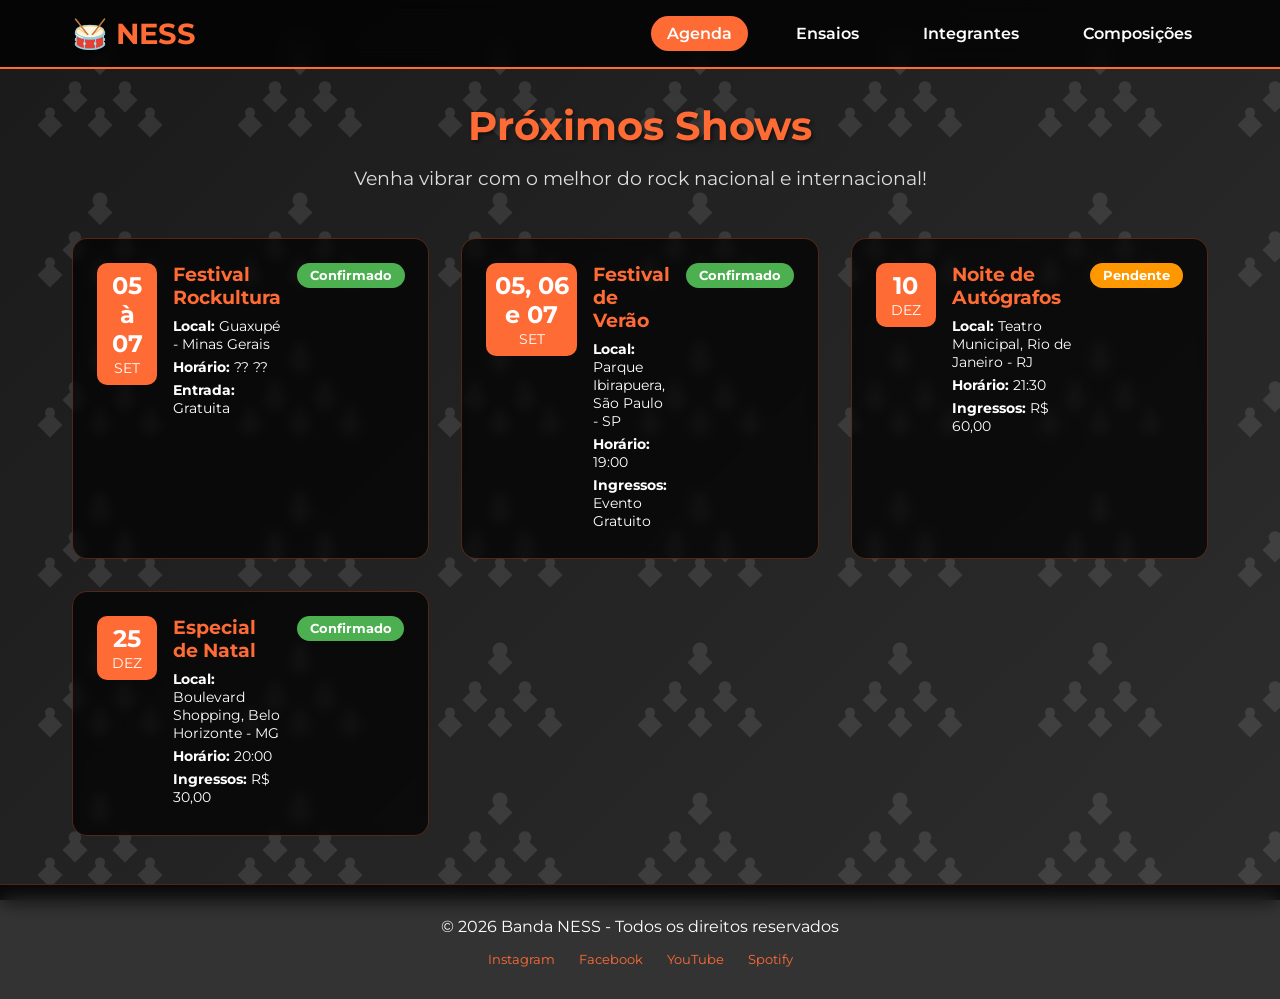
<file: index.html>
<!DOCTYPE html>
<html lang="pt-br">
<head>
    <meta charset="UTF-8">
    <meta name="viewport" content="width=device-width, initial-scale=1.0">
    <title>NESS - Agenda de Shows</title>
    <link rel="stylesheet" href="styles.css">
    <link href="https://fonts.googleapis.com/css2?family=Montserrat:wght@300;400;600;700&display=swap" rel="stylesheet">
</head>
<body>
    <div class="background-bateria"></div>
    
    <header>
        <nav>
            <div class="logo">
                <h1>🥁 NESS</h1>
            </div>
            <ul class="nav-links">
                <li><a href="index.html" class="active">Agenda</a></li>
                <li><a href="ensaios.html">Ensaios</a></li>
                <li><a href="integrantes.html">Integrantes</a></li>
				<li><a href="letras.html">Composições</a></li>
            </ul>
        </nav>
    </header>

    <main>
        <section class="hero">
            <h2>Próximos Shows</h2>
            <p>Venha vibrar com o melhor do rock nacional e internacional!</p>
        </section>

        <section class="agenda">
            <div class="evento-card">
                <div class="evento-data">
                    <span class="dia">05 à 07</span>
                    <span class="mes">SET</span>
                </div>
                <div class="evento-info">
                    <h3>Festival Rockultura</h3></h3>
                    <p><strong>Local:</strong> Guaxupé - Minas Gerais</p>
                    <p><strong>Horário:</strong> ?? ??</p>
                    <p><strong>Entrada:</strong> Gratuita</p>
                </div>
                <div class="evento-status">
                    <span class="status confirmado">Confirmado</span>
                </div>
            </div>

            <div class="evento-card">
                <div class="evento-data">
                    <span class="dia">05, 06 e 07 </span>
                    <span class="mes">SET</span>
                </div>
                <div class="evento-info">
                    <h3>Festival de Verão</h3>
                    <p><strong>Local:</strong> Parque Ibirapuera, São Paulo - SP</p>
                    <p><strong>Horário:</strong> 19:00</p>
                    <p><strong>Ingressos:</strong> Evento Gratuito</p>
                </div>
                <div class="evento-status">
                    <span class="status confirmado">Confirmado</span>
                </div>
            </div>

            <div class="evento-card">
                <div class="evento-data">
                    <span class="dia">10</span>
                    <span class="mes">DEZ</span>
                </div>
                <div class="evento-info">
                    <h3>Noite de Autógrafos</h3>
                    <p><strong>Local:</strong> Teatro Municipal, Rio de Janeiro - RJ</p>
                    <p><strong>Horário:</strong> 21:30</p>
                    <p><strong>Ingressos:</strong> R$ 60,00</p>
                </div>
                <div class="evento-status">
                    <span class="status pendente">Pendente</span>
                </div>
            </div>

            <div class="evento-card">
                <div class="evento-data">
                    <span class="dia">25</span>
                    <span class="mes">DEZ</span>
                </div>
                <div class="evento-info">
                    <h3>Especial de Natal</h3>
                    <p><strong>Local:</strong> Boulevard Shopping, Belo Horizonte - MG</p>
                    <p><strong>Horário:</strong> 20:00</p>
                    <p><strong>Ingressos:</strong> R$ 30,00</p>
                </div>
                <div class="evento-status">
                    <span class="status confirmado">Confirmado</span>
                </div>
            </div>
        </section>
    </main>

    <footer>
        <p>&copy; 2026 Banda NESS - Todos os direitos reservados</p>
        <div class="social-links">
            <a href="https://www.instagram.com/nessrockband">Instagram</a>
            <a href="#">Facebook</a>
            <a href="#">YouTube</a>
            <a href="#">Spotify</a>
        </div>
    </footer>
</body>
</html>
</file>
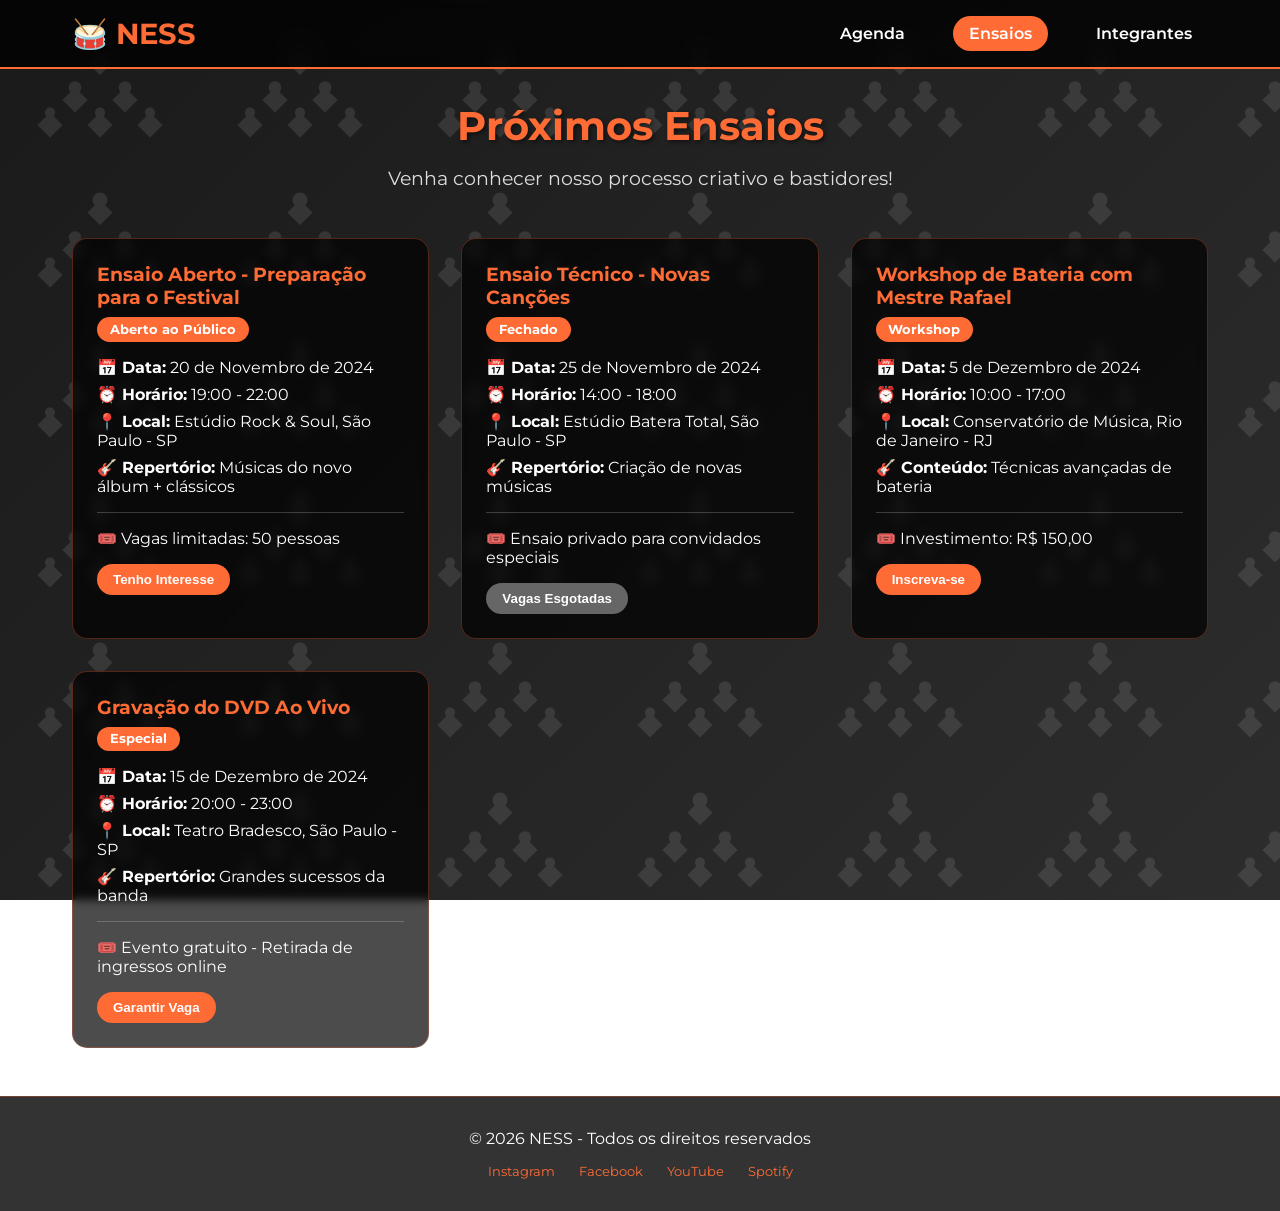
<file: ensaios.html>
<!DOCTYPE html>
<html lang="pt-br">
<head>
    <meta charset="UTF-8">
    <meta name="viewport" content="width=device-width, initial-scale=1.0">
    <title>NESS - Ensaios</title>
    <link rel="stylesheet" href="styles.css">
    <link href="https://fonts.googleapis.com/css2?family=Montserrat:wght@300;400;600;700&display=swap" rel="stylesheet">
</head>
<body>
    <div class="background-bateria"></div>
    
    <header>
        <nav>
            <div class="logo">
                <h1>🥁 NESS</h1>
            </div>
            <ul class="nav-links">
                <li><a href="index.html">Agenda</a></li>
                <li><a href="ensaios.html" class="active">Ensaios</a></li>
                <li><a href="integrantes.html">Integrantes</a></li>
            </ul>
        </nav>
    </header>

    <main>
        <section class="hero">
            <h2>Próximos Ensaios</h2>
            <p>Venha conhecer nosso processo criativo e bastidores!</p>
        </section>

        <section class="ensaios">
            <div class="ensaio-card">
                <div class="ensaio-header">
                    <h3>Ensaio Aberto - Preparação para o Festival</h3>
                    <span class="tipo-ensaio">Aberto ao Público</span>
                </div>
                <div class="ensaio-info">
                    <p><strong>📅 Data:</strong> 20 de Novembro de 2024</p>
                    <p><strong>⏰ Horário:</strong> 19:00 - 22:00</p>
                    <p><strong>📍 Local:</strong> Estúdio Rock & Soul, São Paulo - SP</p>
                    <p><strong>🎸 Repertório:</strong> Músicas do novo álbum + clássicos</p>
                </div>
                <div class="ensaio-vagas">
                    <p>🎟️ Vagas limitadas: 50 pessoas</p>
                    <button class="btn-interesse">Tenho Interesse</button>
                </div>
            </div>

            <div class="ensaio-card">
                <div class="ensaio-header">
                    <h3>Ensaio Técnico - Novas Canções</h3>
                    <span class="tipo-ensaio">Fechado</span>
                </div>
                <div class="ensaio-info">
                    <p><strong>📅 Data:</strong> 25 de Novembro de 2024</p>
                    <p><strong>⏰ Horário:</strong> 14:00 - 18:00</p>
                    <p><strong>📍 Local:</strong> Estúdio Batera Total, São Paulo - SP</p>
                    <p><strong>🎸 Repertório:</strong> Criação de novas músicas</p>
                </div>
                <div class="ensaio-vagas">
                    <p>🎟️ Ensaio privado para convidados especiais</p>
                    <button class="btn-interesse disabled" disabled>Vagas Esgotadas</button>
                </div>
            </div>

            <div class="ensaio-card">
                <div class="ensaio-header">
                    <h3>Workshop de Bateria com Mestre Rafael</h3>
                    <span class="tipo-ensaio">Workshop</span>
                </div>
                <div class="ensaio-info">
                    <p><strong>📅 Data:</strong> 5 de Dezembro de 2024</p>
                    <p><strong>⏰ Horário:</strong> 10:00 - 17:00</p>
                    <p><strong>📍 Local:</strong> Conservatório de Música, Rio de Janeiro - RJ</p>
                    <p><strong>🎸 Conteúdo:</strong> Técnicas avançadas de bateria</p>
                </div>
                <div class="ensaio-vagas">
                    <p>🎟️ Investimento: R$ 150,00</p>
                    <button class="btn-interesse">Inscreva-se</button>
                </div>
            </div>

            <div class="ensaio-card">
                <div class="ensaio-header">
                    <h3>Gravação do DVD Ao Vivo</h3>
                    <span class="tipo-ensaio">Especial</span>
                </div>
                <div class="ensaio-info">
                    <p><strong>📅 Data:</strong> 15 de Dezembro de 2024</p>
                    <p><strong>⏰ Horário:</strong> 20:00 - 23:00</p>
                    <p><strong>📍 Local:</strong> Teatro Bradesco, São Paulo - SP</p>
                    <p><strong>🎸 Repertório:</strong> Grandes sucessos da banda</p>
                </div>
                <div class="ensaio-vagas">
                    <p>🎟️ Evento gratuito - Retirada de ingressos online</p>
                    <button class="btn-interesse">Garantir Vaga</button>
                </div>
            </div>
        </section>
    </main>

    <footer>
        <p>&copy; 2026 NESS - Todos os direitos reservados</p>
        <div class="social-links">
            <a href="#">Instagram</a>
            <a href="#">Facebook</a>
            <a href="#">YouTube</a>
            <a href="#">Spotify</a>
        </div>
    </footer>
</body>
</html>
</file>
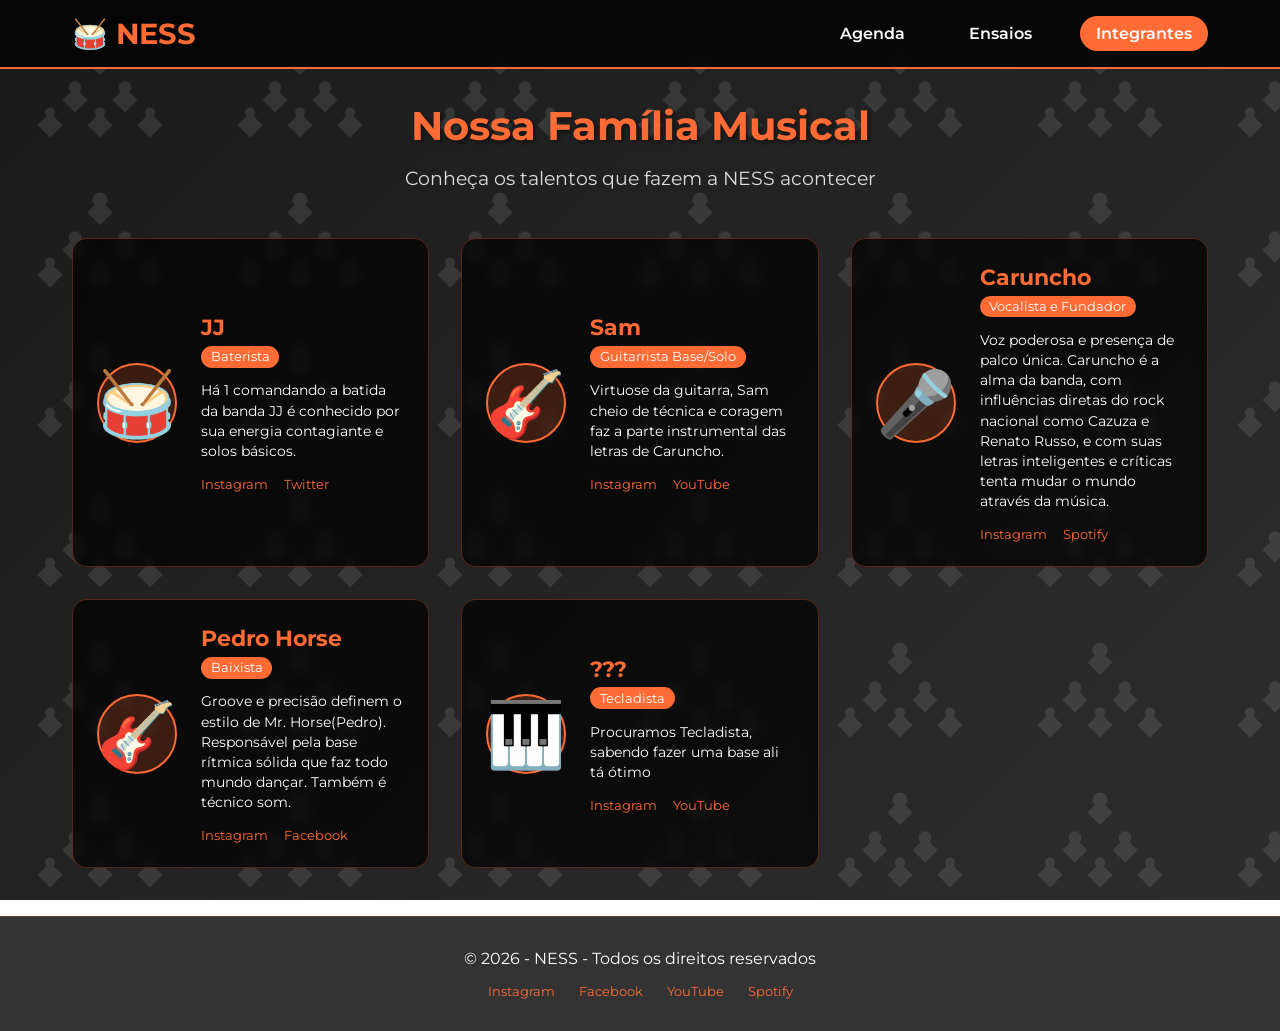
<file: integrantes.html>
<!DOCTYPE html>
<html lang="pt-br">
<head>
    <meta charset="UTF-8">
    <meta name="viewport" content="width=device-width, initial-scale=1.0">
    <title>NESS - Integrantes</title>
    <link rel="stylesheet" href="styles.css">
    <link href="https://fonts.googleapis.com/css2?family=Montserrat:wght@300;400;600;700&display=swap" rel="stylesheet">
</head>
<body>
    <div class="background-bateria"></div>
    
    <header>
        <nav>
            <div class="logo">
                <h1>🥁 NESS</h1>
            </div>
            <ul class="nav-links">
                <li><a href="index.html">Agenda</a></li>
                <li><a href="ensaios.html">Ensaios</a></li>
                <li><a href="integrantes.html" class="active">Integrantes</a></li>
            </ul>
        </nav>
    </header>

    <main>
        <section class="hero">
            <h2>Nossa Família Musical</h2>
            <p>Conheça os talentos que fazem a NESS acontecer </p>
        </section>

        <section class="integrantes">
            <div class="integrante-card">
                <div class="integrante-foto">
                    <div class="emoji-grande">🥁</div>
                </div>
                <div class="integrante-info">
                    <h3>JJ</h3>
                    <span class="instrumento">Baterista</span>
                    <p>Há 1 comandando a batida da banda JJ é conhecido por sua energia contagiante e solos básicos.</p>
                    <div class="redes-sociais">
                        <a href="#">Instagram</a>
                        <a href="#">Twitter</a>
                    </div>
                </div>
            </div>

            <div class="integrante-card">
                <div class="integrante-foto">
                    <div class="emoji-grande">🎸</div>
                </div>
                <div class="integrante-info">
                    <h3>Sam</h3>
                    <span class="instrumento">Guitarrista Base/Solo</span>
                    <p>Virtuose da guitarra, Sam cheio de técnica e coragem faz a parte instrumental das letras de Caruncho.</p>
                    <div class="redes-sociais">
                        <a href="#">Instagram</a>
                        <a href="#">YouTube</a>
                    </div>
                </div>
            </div>

            <div class="integrante-card">
			
                <div class="integrante-foto">
				
                    <div class="emoji-grande">🎤</div>
                </div>
                <div class="integrante-info">
                    <h3>Caruncho</h3>
                    <span class="instrumento">Vocalista e Fundador</span>
                    <p>Voz poderosa e presença de palco única. Caruncho é a alma da banda, com influências diretas do rock nacional como Cazuza e Renato Russo, e com suas letras inteligentes e críticas tenta mudar o mundo através da música.</p>
                    <div class="redes-sociais">
                        <a href="#">Instagram</a>
                        <a href="#">Spotify</a>
                    </div>
                </div>
            </div>

            <div class="integrante-card">
                <div class="integrante-foto">
                    <div class="emoji-grande">🎸</div>
                </div>
                <div class="integrante-info">
                    <h3>Pedro Horse</h3>
                    <span class="instrumento">Baixista</span>
                    <p>Groove e precisão definem o estilo de Mr. Horse(Pedro). Responsável pela base rítmica sólida que faz todo mundo dançar. Também é técnico som.</p>
                    <div class="redes-sociais">
                        <a href="#">Instagram</a>
                        <a href="#">Facebook</a>
                    </div>
                </div>
            </div>

            <div class="integrante-card">
                <div class="integrante-foto">
                    <div class="emoji-grande">🎹</div>
                </div>
                <div class="integrante-info">
                    <h3>???</h3>
                    <span class="instrumento">Tecladista</span>
                    <p> Procuramos Tecladista, sabendo fazer uma base ali tá ótimo</p>
                    <div class="redes-sociais">
                        <a href="#">Instagram</a>
                        <a href="#">YouTube</a>
                    </div>
                </div>
            </div>
        </section>
    </main>

    <footer>
        <p>&copy; 2026 - NESS - Todos os direitos reservados</p>
        <div class="social-links">
            <a href="#">Instagram</a>
            <a href="#">Facebook</a>
            <a href="#">YouTube</a>
            <a href="#">Spotify</a>
        </div>
    </footer>
</body>
</html>
</file>
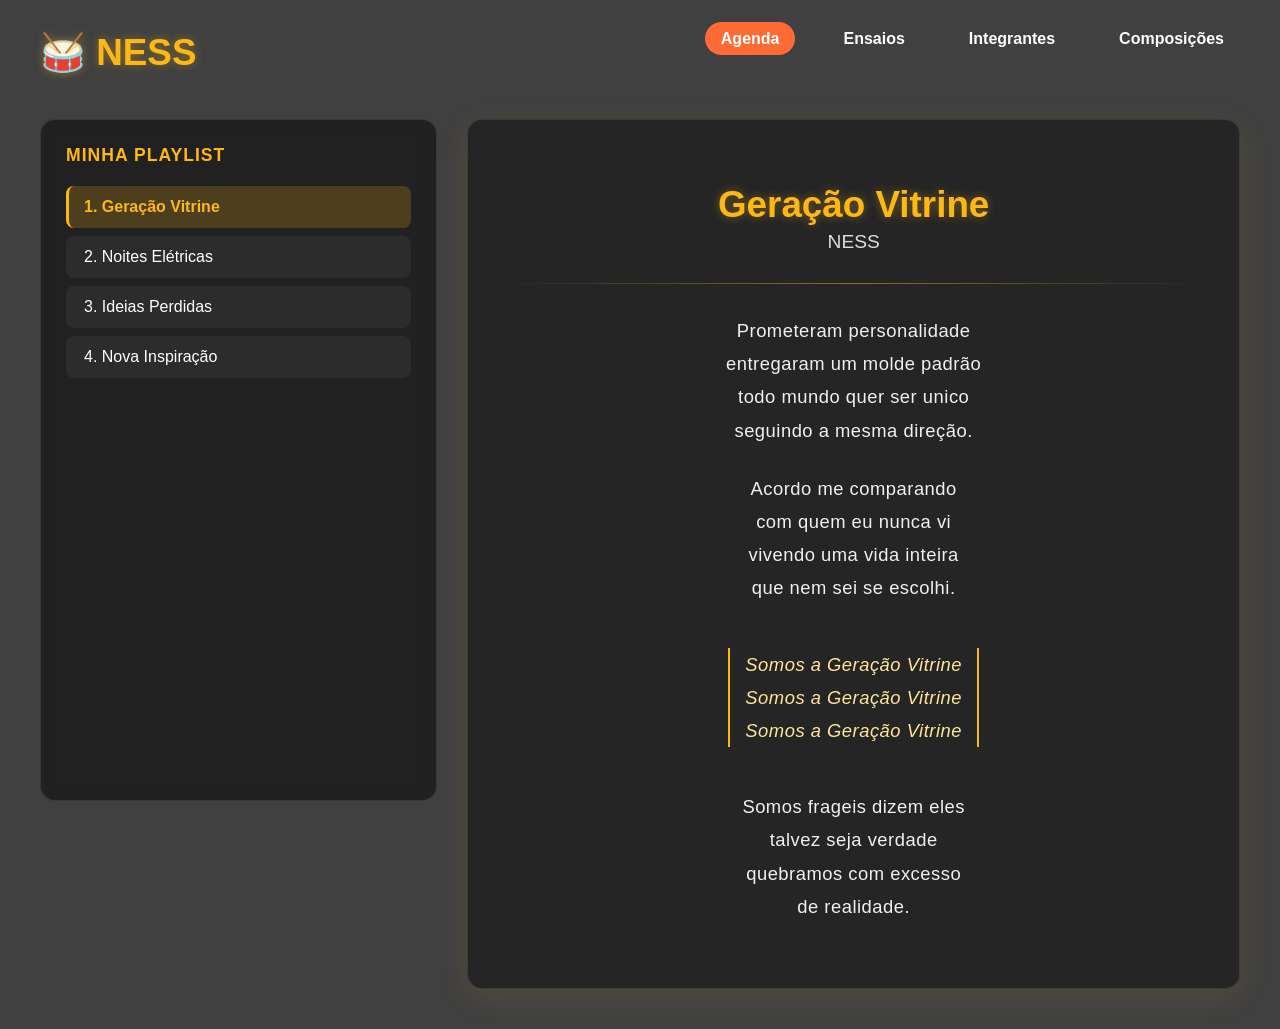
<file: letras.html>
<!DOCTYPE html>
<html lang="pt-BR">
<head>
    <meta charset="UTF-8">
    <meta name="viewport" content="width=device-width, initial-scale=1.0">
    <title>Letras de Músicas</title>
    <style>
        /* Configurações Globais e Background */
        body {
            margin: 0;
            padding: 0;
            font-family: 'Segoe UI', Tahoma, Geneva, Verdana, sans-serif;
            color: #ffffff;
            /* Imagem de fundo: Lâmpada incandescente com filtro escuro para legibilidade */
            background: linear-gradient(rgba(0, 0, 0, 0.75), rgba(0, 0, 0, 0.75)), 
                        url('https://images.unsplash.com/photo-1550684848-fac1c5b4e853?q=80&w=1920') no-repeat center center fixed;
            background-size: cover;
            min-height: 100vh;
            display: flex;
            flex-direction: column;
        }

        /* Layout Principal (Menu + Conteúdo) */
        .main-layout {
            display: flex;
            flex-direction: row;
            max-width: 1200px;
            width: 95%;
            margin: 40px auto;
            gap: 30px;
        }

        /* Menu Lateral de Músicas */
        .sidebar {
            flex: 1;
            background: rgba(20, 20, 20, 0.7);
            padding: 25px;
            border-radius: 15px;
            backdrop-filter: blur(8px);
            border: 1px solid rgba(255, 255, 255, 0.1);
            max-height: 70vh;
            overflow-y: auto;
        }

        .sidebar h3 {
            color: #fdb813;
            margin-top: 0;
            margin-bottom: 20px;
            text-transform: uppercase;
            font-size: 1.1rem;
            letter-spacing: 1px;
        }

        .music-list {
            list-style: none;
            padding: 0;
            margin: 0;
        }

        .music-item {
            padding: 12px 15px;
            margin-bottom: 8px;
            background: rgba(255, 255, 255, 0.05);
            border-radius: 8px;
            cursor: pointer;
            transition: all 0.3s ease;
            border-left: 3px solid transparent;
        }

        .music-item:hover {
            background: rgba(253, 184, 19, 0.1);
            border-left: 3px solid #fdb813;
        }

        .music-item.active {
            background: rgba(253, 184, 19, 0.2);
            border-left: 3px solid #fdb813;
            font-weight: bold;
            color: #fdb813;
        }

        /* Container da Letra (Painel Central) */
        .content-area {
            flex: 2;
            background: rgba(20, 20, 20, 0.6);
            padding: 40px;
            border-radius: 15px;
            box-shadow: 0 8px 32px 0 rgba(253, 184, 19, 0.1);
            backdrop-filter: blur(8px);
            border: 1px solid rgba(255, 255, 255, 0.1);
            text-align: center;
            min-height: 50vh;
        }

        /* Cabeçalho da Música */
        header h1 {
            font-size: 2.3rem;
            margin-bottom: 5px;
            color: #fdb813;
            text-shadow: 0 0 10px rgba(253, 184, 19, 0.4);
        }

        header h2 {
            font-size: 1.2rem;
            font-weight: 300;
            color: #ddd;
            margin-top: 0;
            margin-bottom: 30px;
        }

        hr {
            border: 0;
            height: 1px;
            background: linear-gradient(to right, transparent, rgba(253, 184, 19, 0.5), transparent);
            margin-bottom: 30px;
        }

        /* Texto da Letra */
        .letra {
            font-size: 1.15rem;
            line-height: 1.8;
            letter-spacing: 0.5px;
            color: #f0f0f0;
            animation: fadeIn 0.5s ease;
        }

        .letra p {
            margin-bottom: 25px;
        }

        /* Classe para destacar o refrão */
        .refrao {
            font-style: italic;
            color: #ffe699;
            border-left: 2px solid #fdb813;
            border-right: 2px solid #fdb813;
            padding: 0 15px;
            display: inline-block;
        }

        /* Animação de transição suave ao trocar de música */
        @keyframes fadeIn {
            from { opacity: 0; transform: translateY(10px); }
            to { opacity: 1; transform: translateY(0); }
        }

        /* Responsividade (Celular) */
        @media (max-width: 768px) {
            .main-layout {
                flex-direction: column;
                margin: 20px auto;
            }
            .sidebar {
                max-height: 200px;
            }
            .content-area {
                padding: 20px;
            }
            header h1 { font-size: 1.8rem; }
        }
		nav {
    max-width: 1200px;
    margin: 0 auto;
    display: flex;
    justify-content: space-between;
    align-items: center;
    padding: 0 2rem;
}
.nav-links {
    display: flex;
    list-style: none;
    gap: 2rem;
}

.nav-links a {
    color: white;
    text-decoration: none;
    font-weight: 600;
    padding: 0.5rem 1rem;
    border-radius: 25px;
    transition: all 0.3s ease;
}

.nav-links a:hover {
    background: #ff6b35;
    color: white;
}

.nav-links a.active {
    background: #ff6b35;
    color: white;
}
		
		
		
		
    </style>
</head>
<body>
 <header>
        <nav>
            <div class="logo">
                <h1>🥁 NESS</h1>
            </div>
            <ul class="nav-links">
                <li><a href="index.html" class="active">Agenda</a></li>
                <li><a href="ensaios.html">Ensaios</a></li>
                <li><a href="integrantes.html">Integrantes</a></li>
				<li><a href="letras.html">Composições</a></li>
            </ul>
        </nav>
    </header>
    <div class="main-layout">
        
        <aside class="sidebar">
            <h3>Minha Playlist</h3>
            <ul class="music-list">
                <li class="music-item active" onclick="trocarMusica(1)">1. Geração Vitrine</li>
                <li class="music-item" onclick="trocarMusica(2)">2. Noites Elétricas</li>
                <li class="music-item" onclick="trocarMusica(3)">3. Ideias Perdidas</li>
                <li class="music-item" onclick="trocarMusica(4)">4. Nova Inspiração</li>
            </ul>
        </aside>

        <main class="content-area" id="player-letras">
            </main>

    </div>

    <script>
        // Banco de dados das músicas
        const bancoDeMusicas = {
            1: {
                titulo: "Geração Vitrine",
                artista: "NESS",
                letra: `
                    <p>Prometeram personalidade<br>
                    entregaram um molde padrão<br>
                    todo mundo quer ser unico<br>
                    seguindo a mesma direção.</p>
					
					<p>Acordo me comparando<br>
					com quem eu nunca vi<br>
					vivendo uma vida inteira<br>
					que nem sei se escolhi.<p>
                    
                    <p class="refrao">Somos a Geração Vitrine<br>
                    Somos a Geração Vitrine<br>
                    Somos a Geração Vitrine<br>
                    </p>
                    
                    <p>Somos frageis dizem eles<br>
					talvez seja verdade<br>
					quebramos com excesso<br>
					de realidade. </p>
                `
            },
            2: {
                titulo: "ANESTESIA PORTÁTIL",
                artista: "NESS",
                letra: `
                    <p>Quando eu era moleque<br>
                    o tédio vinha me bater<br>
                    sentava na calçada<br>
                    não tinha pra onde correr.</p>
					<p> olhava pra parede<br>
					contava trinca no chão<br>
					inventava qual quer coisa<br>
					pra fugir da solidão. <p>
					<p>Hoje eu carrego no bolso<br>
					uma saída de emergência<br>
					um remédio sem receita<br> 
					contra qual quer ausência.</p>
                    
                    <p class="refrao">Ei!<br>
					Me vende mais distração<br>
					Ei!<br>
					Pra fuga da solidão</p>
                    
                    <p>Mais um vídeo, mais um som<br>
					mais uma explicação<br>
					pra esconder o buraco<br>
					que eu carrego no coração.</p>
                `
            },
            3: {
                titulo: "Ideias Perdidas",
                artista: "Clube dos Pensadores",
                letra: `
                    <p>Uma lâmpada se acende na mente<br>
                    Um insight que vem do nada<br>
                    Pensamento que corre urgente<br>
                    Pela estrada já deserta.</p>
                    
                    <p class="refrao">Ideias perdidas no escuro<br>
                    Esperando alguém acender o interruptor<br>
                    Construindo pontes sobre o muro<br>
                    Transformando a dúvida em amor.</p>
                    
                    <p>O brilho amarelo, antigo e quente<br>
                    Traz de volta a velha inspiração<br>
                    O que parecia ausente<br>
                    Virou a letra dessa canção.</p>
                `
            },
            4: {
                titulo: "Nova Inspiração",
                artista: "Nome do Artista",
                letra: `
                    <p>Primeiro verso da nova música aqui<br>
                    Segunda linha para estruturar a estrofe<br>
                    Basta alterar estes textos livremente<br>
                    Para encaixar a composição que quiser.</p>
                    
                    <p class="refrao">Aqui fica o refrão da nova música<br>
                    Mantendo o destaque visual dourado<br>
                    Pronto e integrado perfeitamente<br>
                    Neste layout que você criou.</p>
                `
            }
        };

        // Função que altera a música na tela
        function trocarMusica(id) {
            const musica = bancoDeMusicas[id];
            const container = document.getElementById('player-letras');
            
            // Atualiza o HTML da área de conteúdo
            container.innerHTML = `
                <header>
                    <h1>${musica.titulo}</h1>
                    <h2>${musica.artista}</h2>
                </header>
                <hr>
                <div class="letra">
                    ${musica.letra}
                </div>
            `;

            // Atualiza a classe ativa no menu lateral
            const itens = document.querySelectorAll('.music-item');
            itens.forEach((item, index) => {
                if (index === (id - 1)) {
                    item.classList.add('active');
                } else {
                    item.classList.remove('active');
                }
            });
        }

        // Carrega a primeira música automaticamente ao abrir a página
        trocarMusica(1);
    </script>
</body>
</html>
</file>
<file: styles.css>
* {
    margin: 0;
    padding: 0;
    box-sizing: border-box;
}

body {
    font-family: 'Montserrat', sans-serif;
    color: #fff;
    min-height: 100vh;
    position: relative;
}

/* Fundo com bateria */
.background-bateria {
    position: fixed;
    top: 0;
    left: 0;
    width: 100%;
    height: 100%;
    z-index: -2;
    background: linear-gradient(135deg, #1a1a1a 0%, #2d2d2d 100%);
}

.background-bateria::before {
    content: '';
    position: absolute;
    top: 0;
    left: 0;
    width: 100%;
    height: 100%;
    background-image: url('data:image/svg+xml;utf8,<svg xmlns="http://www.w3.org/2000/svg" viewBox="0 0 800 600" opacity="0.1"><path fill="white" d="M400,200 L450,250 L400,300 L350,250 Z M300,350 L350,400 L300,450 L250,400 Z M500,350 L550,400 L500,450 L450,400 Z M200,450 L250,500 L200,550 L150,500 Z M600,450 L650,500 L600,550 L550,500 Z M400,450 L450,500 L400,550 L350,500 Z"/><circle cx="400" cy="200" r="30" fill="white"/><circle cx="300" cy="350" r="25" fill="white"/><circle cx="500" cy="350" r="25" fill="white"/><circle cx="200" cy="450" r="20" fill="white"/><circle cx="600" cy="450" r="20" fill="white"/><circle cx="400" cy="450" r="20" fill="white"/></svg>');
    background-repeat: repeat;
    background-size: 200px;
    animation: moveBateria 60s linear infinite;
}

@keyframes moveBateria {
    0% {
        background-position: 0 0;
    }
    100% {
        background-position: 200px 200px;
    }
}

/* Header e Navegação */
header {
    background: rgba(0, 0, 0, 0.8);
    backdrop-filter: blur(10px);
    padding: 1rem 0;
    position: sticky;
    top: 0;
    z-index: 100;
    border-bottom: 2px solid #ff6b35;
}

nav {
    max-width: 1200px;
    margin: 0 auto;
    display: flex;
    justify-content: space-between;
    align-items: center;
    padding: 0 2rem;
}

.logo h1 {
    font-size: 1.8rem;
    font-weight: 700;
    color: #ff6b35;
    text-shadow: 2px 2px 4px rgba(0,0,0,0.5);
}

.nav-links {
    display: flex;
    list-style: none;
    gap: 2rem;
}

.nav-links a {
    color: white;
    text-decoration: none;
    font-weight: 600;
    padding: 0.5rem 1rem;
    border-radius: 25px;
    transition: all 0.3s ease;
}

.nav-links a:hover {
    background: #ff6b35;
    color: white;
}

.nav-links a.active {
    background: #ff6b35;
    color: white;
}

/* Main Content */
main {
    max-width: 1200px;
    margin: 2rem auto;
    padding: 0 2rem;
}

.hero {
    text-align: center;
    margin-bottom: 3rem;
}

.hero h2 {
    font-size: 2.5rem;
    margin-bottom: 1rem;
    color: #ff6b35;
    text-shadow: 2px 2px 4px rgba(0,0,0,0.5);
}

.hero p {
    font-size: 1.2rem;
    color: #ddd;
}

/* Cards de Agenda */
.agenda, .ensaios, .integrantes {
    display: grid;
    grid-template-columns: repeat(auto-fit, minmax(350px, 1fr));
    gap: 2rem;
}

.evento-card, .ensaio-card, .integrante-card {
    background: rgba(0, 0, 0, 0.7);
    backdrop-filter: blur(5px);
    border-radius: 15px;
    padding: 1.5rem;
    transition: transform 0.3s ease, box-shadow 0.3s ease;
    border: 1px solid rgba(255, 107, 53, 0.3);
}

.evento-card:hover, .ensaio-card:hover, .integrante-card:hover {
    transform: translateY(-5px);
    box-shadow: 0 10px 30px rgba(0,0,0,0.3);
    border-color: #ff6b35;
}

.evento-card {
    display: flex;
    gap: 1rem;
    align-items: flex-start;
}

.evento-data {
    text-align: center;
    background: #ff6b35;
    border-radius: 10px;
    padding: 0.5rem;
    min-width: 60px;
}

.dia {
    display: block;
    font-size: 1.5rem;
    font-weight: bold;
}

.mes {
    font-size: 0.9rem;
}

.evento-info {
    flex: 1;
}

.evento-info h3 {
    margin-bottom: 0.5rem;
    color: #ff6b35;
}

.evento-info p {
    margin: 0.3rem 0;
    font-size: 0.9rem;
}

.status {
    display: inline-block;
    padding: 0.3rem 0.8rem;
    border-radius: 20px;
    font-size: 0.8rem;
    font-weight: bold;
}

.status.confirmado {
    background: #4CAF50;
    color: white;
}

.status.pendente {
    background: #ff9800;
    color: white;
}

/* Cards de Ensaios */
.ensaio-header {
    display: flex;
    justify-content: space-between;
    align-items: center;
    margin-bottom: 1rem;
    flex-wrap: wrap;
    gap: 0.5rem;
}

.ensaio-header h3 {
    color: #ff6b35;
}

.tipo-ensaio {
    background: #ff6b35;
    padding: 0.3rem 0.8rem;
    border-radius: 20px;
    font-size: 0.8rem;
    font-weight: bold;
}

.ensaio-info p {
    margin: 0.5rem 0;
}

.ensaio-vagas {
    margin-top: 1rem;
    padding-top: 1rem;
    border-top: 1px solid rgba(255,255,255,0.2);
    display: flex;
    justify-content: space-between;
    align-items: center;
    flex-wrap: wrap;
    gap: 1rem;
}

.btn-interesse {
    background: #ff6b35;
    color: white;
    border: none;
    padding: 0.5rem 1rem;
    border-radius: 25px;
    cursor: pointer;
    font-weight: bold;
    transition: all 0.3s ease;
}

.btn-interesse:hover:not(.disabled) {
    background: #ff8c5a;
    transform: scale(1.05);
}

.btn-interesse.disabled {
    background: #666;
    cursor: not-allowed;
}

/* Cards de Integrantes */
.integrante-card {
    display: flex;
    gap: 1.5rem;
    align-items: center;
}

.integrante-foto {
    flex-shrink: 0;
}

.emoji-grande {
    font-size: 4rem;
    background: rgba(255, 107, 53, 0.2);
    width: 80px;
    height: 80px;
    display: flex;
    align-items: center;
    justify-content: center;
    border-radius: 50%;
    border: 2px solid #ff6b35;
}

.integrante-info {
    flex: 1;
}

.integrante-info h3 {
    font-size: 1.4rem;
    margin-bottom: 0.3rem;
    color: #ff6b35;
}

.instrumento {
    display: inline-block;
    background: #ff6b35;
    padding: 0.2rem 0.6rem;
    border-radius: 15px;
    font-size: 0.8rem;
    margin-bottom: 0.8rem;
}

.integrante-info p {
    margin-bottom: 1rem;
    line-height: 1.4;
    font-size: 0.9rem;
}

.redes-sociais {
    display: flex;
    gap: 1rem;
}

.redes-sociais a, .social-links a {
    color: #ff6b35;
    text-decoration: none;
    font-size: 0.8rem;
    transition: color 0.3s ease;
}

.redes-sociais a:hover, .social-links a:hover {
    color: white;
}

/* Footer */
footer {
    background: rgba(0, 0, 0, 0.8);
    backdrop-filter: blur(10px);
    text-align: center;
    padding: 2rem;
    margin-top: 3rem;
    border-top: 1px solid rgba(255, 107, 53, 0.3);
}

.social-links {
    margin-top: 1rem;
    display: flex;
    justify-content: center;
    gap: 1.5rem;
}

/* Responsividade */
@media (max-width: 768px) {
    nav {
        flex-direction: column;
        gap: 1rem;
    }
    
    .nav-links {
        gap: 1rem;
    }
    
    .hero h2 {
        font-size: 2rem;
    }
    
    .agenda, .ensaios, .integrantes {
        grid-template-columns: 1fr;
    }
    
    .evento-card {
        flex-direction: column;
        align-items: center;
        text-align: center;
    }
    
    .integrante-card {
        flex-direction: column;
        text-align: center;
    }
    
    .ensaio-header {
        flex-direction: column;
        text-align: center;
    }
    
    .ensaio-vagas {
        flex-direction: column;
    }
}
</file>
